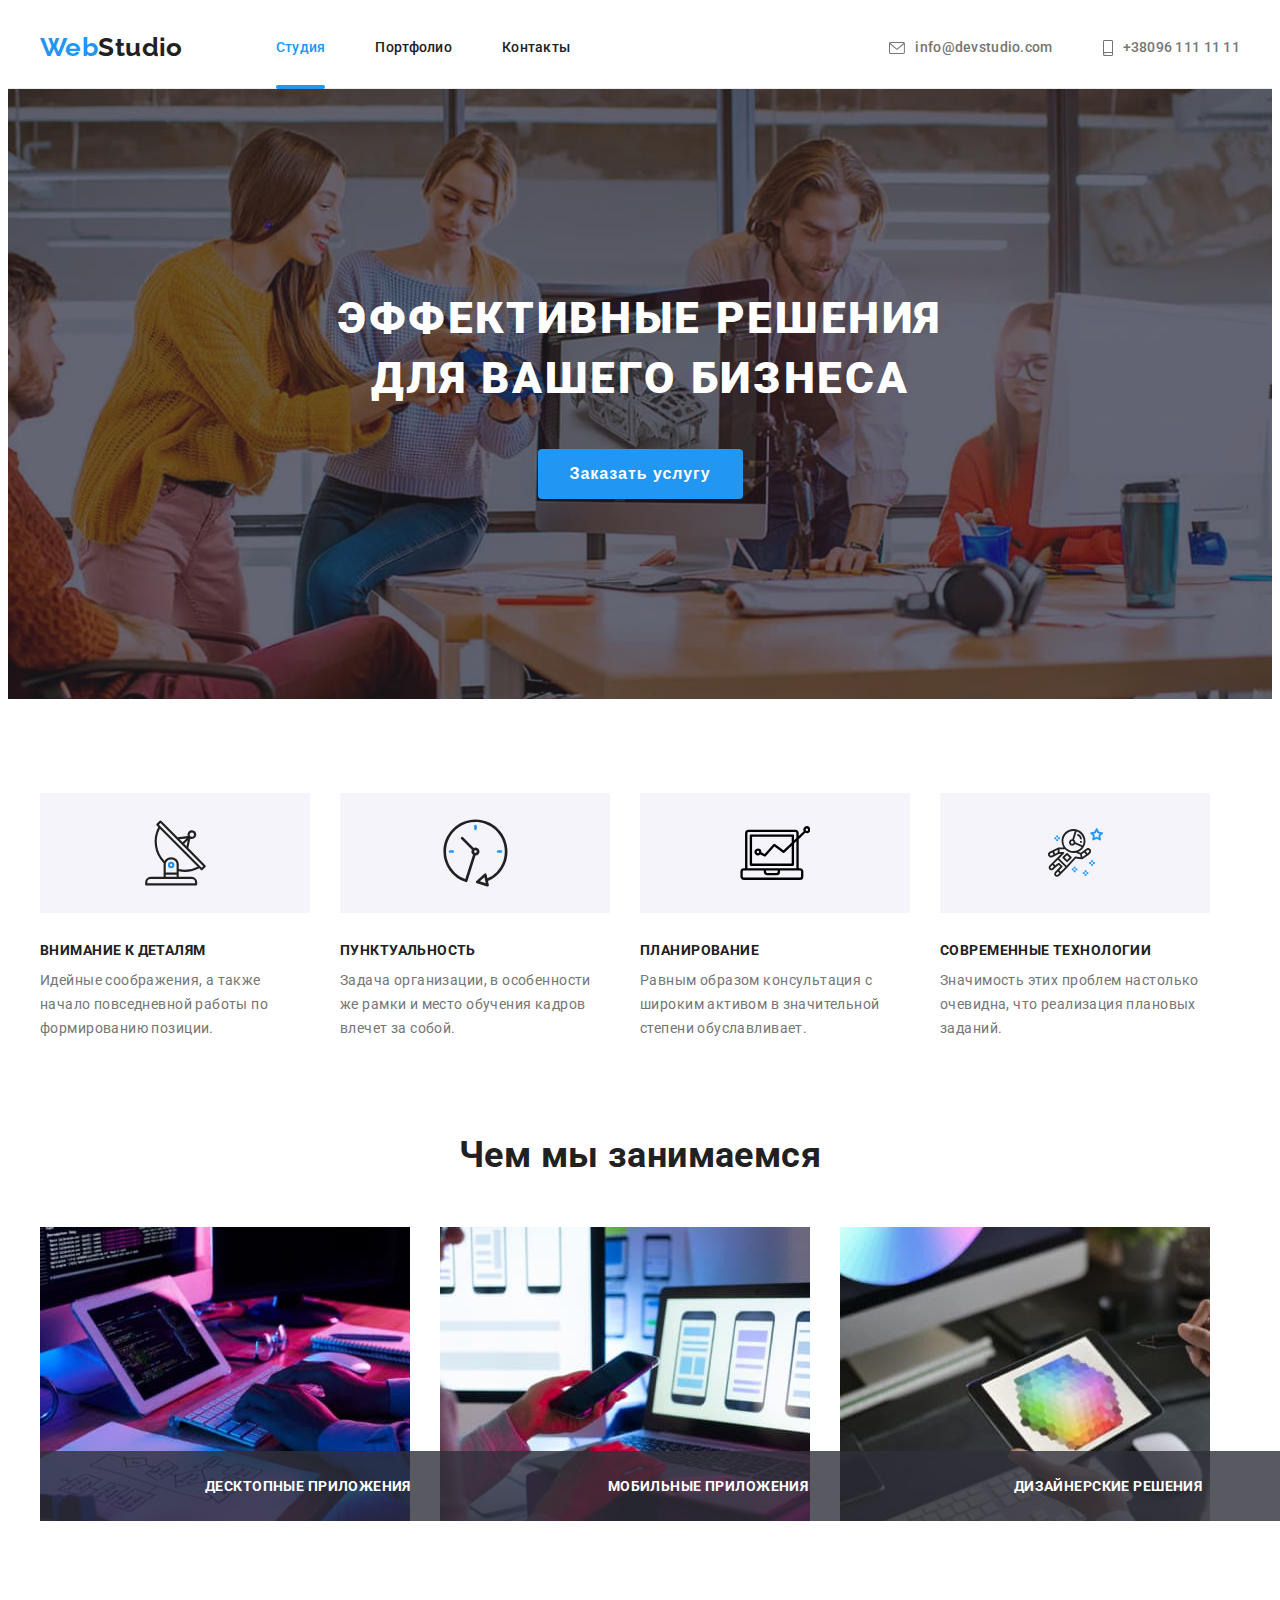
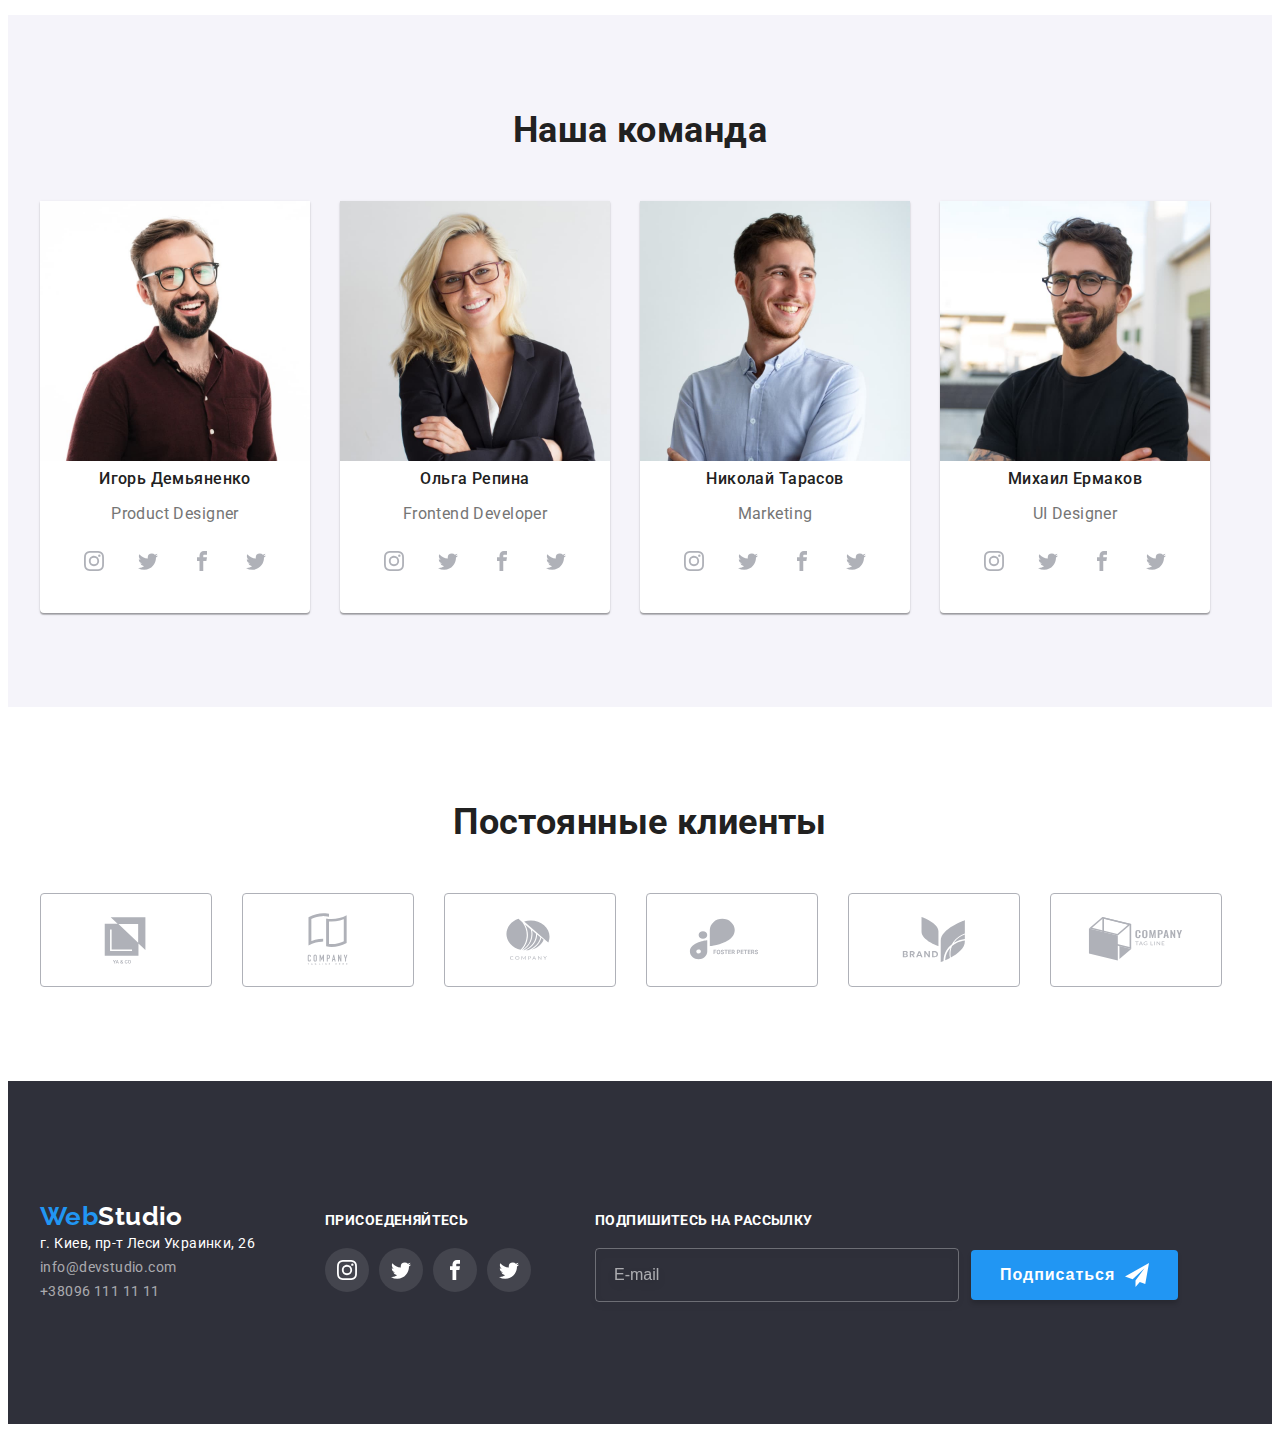
<file: index.html>
<!DOCTYPE html>
<html lang="ru">
<head>
    <meta charset="UTF-8">
    <meta http-equiv="X-UA-Compatible" content="IE=edge">
    <meta name="viewport" content="width=device-width, initial-scale=1.0">
    <title>WebStudio</title>
    <link href="https://fonts.googleapis.com/css2?family=Raleway:wght@700&family=Roboto:wght@400;500;700;900&display=swap"
        rel="stylesheet">
    <link rel="stylesheet" href="https://cdnjs.cloudflare.com/ajax/libs/modern-normalize/1.1.0/modern-normalize.min.css"
        integrity="sha512-wpPYUAdjBVSE4KJnH1VR1HeZfpl1ub8YT/NKx4PuQ5NmX2tKuGu6U/JRp5y+Y8XG2tV+wKQpNHVUX03MfMFn9Q=="
        crossorigin="anonymous" referrerpolicy="no-referrer" />
    <link rel="stylesheet" href="./css/styles.css">
</head>
<body>
    <!--Розмічаємо голову сторінки-->
    <header class="header-clss">
        <div class="container head-container">
            <nav class="header-nav">
                <a href="./index.html" class="logotext link"><span class="logo">Web</span>Studio</a>
                <ul class="site-nav list">
                    <li class="li-nav"><a href="./index.html" class="nav-info link current">Студия</a></li>
                    <li class="li-nav"><a href="./portfolio.html" class="nav-info link">Портфолио</a></li>
                    <li class="li-nav"><a href="" class="nav-info link">Контакты</a></li>
                </ul>
            </nav>
            <ul class="contact-nav list">
                <li class="contact-li">                                   
                    <a href="emailto:info@devstudio.com" class="link-cont link">
                        <svg class="mylo-icon" width="16" height="12">
                            <use href="./images/symbol-defs.svg#icon-envelopelett"></use>
                        </svg>
                        info@devstudio.com
                    </a>
                </li>
                <li class="contact-li">                    
                    <a href="tel:+380961111111" class="link-cont link">
                        <svg class="tel-icon">
                            <use href="./images/symbol-defs.svg#icon-smartphonesma"></use>
                        </svg>
                        +38096 111 11 11
                    </a>
                </li>
            </ul>
        </div>
    </header>
    <!--Закінчили з хедером,розмічаємо основну частину сторінки-->
    <main>
        <!--Розмічаємо "банер"-->                    
        <section class="section hero">
            <div class="container">
                <h1 class="hero-title">Эффективные решения для вашего бизнеса</h1>
                <button type="button" class="button-hero" data-modal-open>Заказать услугу</button>
            </div>               
        </section>        
        <!--Розмічаємо секцію "Наші кращі якості"-->
        <section class="section">
            <div class="container">
                <h2 class="section-title invisible">Наши лучшие качества</h2>
                <ul class="featers list">
                    <li class="featers-li">
                        <div class="place-featers">
                            <svg class="featers-svg" width="65px" height="70px">
                                <use class="featers-icon" href="./images/symbol-defs.svg#icon-antenna">
                                </use>
                            </svg>
                        </div>
                        <h3 class="featers-title">Внимание к деталям</h3>
                        <p class="featers-decription">Идейные соображения,
                            а также начало повседневной работы
                            по формированию позиции.</p>
                    </li>
                    <li class="featers-li">
                        <div class="place-featers">
                            <svg class="featers-svg" width="67px" height="70px">
                                <use href="./images/symbol-defs.svg#icon-clock">
                                </use>
                            </svg>
                        </div>
                        <h3 class="featers-title">Пунктуальность</h3>
                        <p class="featers-decription">Задача организации,
                            в особенности же рамки
                            и место обучения кадров влечет за собой.</p>
                    </li>
                    <li class="featers-li">
                        <div class="place-featers">
                            <svg class="featers-svg" width="70px" height="54px">
                                <use href="./images/symbol-defs.svg#icon-vector">
                                </use>
                            </svg>
                        </div>
                        <h3 class="featers-title">Планирование</h3>
                        <p class="featers-decription">Равным образом консультация с широким
                            активом в значительной степени обуславливает.</p>
                    </li>
                    <li class="featers-li">
                        <div class="place-featers">
                            <svg class="featers-svg" width="55px" height="61px">
                                <use href="./images/symbol-defs.svg#icon-astro">
                                </use>
                            </svg>
                        </div>
                        <h3 class="featers-title">Современные технологии</h3>
                        <p class="featers-decription">Значимость этих проблем настолько очевидна,
                            что реализация плановых заданий.</p>
                    </li>
                </ul>
            </div>
        </section>
        <!-- Переходимо до секції "Чим ми займаємось"-->
        <section class="section works">
            <div class="container">
                <h2 class="section-title">Чем мы занимаемся</h2>
                <ul class="works-list list">
                    <li class="works-li">
                        <img class="works-img" src="./images/verstsq.jpg" alt="Десктопные приложения" width="370">
                        <h3 class="works-title">Десктопные приложения</h3>
                    </li>
                    <li class="works-li"><img class="works-img" src="./images/imgrazmsq.jpg" alt="Мобильные приложения" width="370">
                        <h3 class="works-title">Мобильные приложения</h3>
                    </li>
                    <li class="works-li"><img class="works-img" src="./images/imgpalitrsq.jpg" alt="Дизайнерские решения" width="370">
                        <h3 class="works-title">Дизайнерские решения</h3>
                    </li>
                </ul>
            </div>
        </section>
        <!-- Переходимо до секції "наша команда"-->
        <section class="team section">
            <div class="container">
                <h2 class="section-title">Наша команда</h2>
                <ul class="team list">
                    <li class="team-li">
                        <img src="./images/imgigdemsq.jpg" alt="Игорь Демьяненко" width="270">
                        <h3 class="team-title">Игорь Демьяненко</h3>
                        <p class="team-decription" lang="en">Product Designer</p>
                        <ul class="sotsset-team list">
                           <li class="sots-li">
                                    <a href="" class="button-sots">
                                    <svg class="button-icon">
                                        <use href="./images/symbol-defs.svg#icon-instagram"></use>
                                    </svg>
                                    </a>                                                       
                           </li> 
                           <li class="sots-li">
                                <a href="" class="button-sots">
                                    <svg class="button-icon">
                                        <use href="./images/symbol-defs.svg#icon-twitter"></use>
                                    </svg>
                                </a>                                
                           </li>
                           <li class="sots-li">
                               <a href="" class="button-sots">
                                 <svg class="button-icon">
                                    <use href="./images/symbol-defs.svg#icon-facebook"></use>
                                </svg>
                                </a>                                
                           </li>
                           <li class="sots-li">
                               <a href="" class="button-sots">
                                    <svg class="button-icon">
                                        <use href="./images/symbol-defs.svg#icon-twitter"></use>
                                    </svg>
                                </a>                                
                           </li>
                        </ul>
                    </li>
                    <li class="team-li">
                        <img src="./images/imgolrepsq.jpg" alt="Ольга Репина" width="270">
                        <h3 class="team-title">Ольга Репина</h3>
                        <p class="team-decription" lang="en">Frontend Developer</p>
                        <ul class="sotsset-team list">
                            <li class="sots-li">
                                <a href="" class="button-sots">
                                    <svg class="button-icon">
                                        <use href="./images/symbol-defs.svg#icon-instagram"></use>
                                    </svg>
                                </a>
                            </li>
                            <li class="sots-icon">
                                <a href="" class="button-sots">
                                    <svg class="button-icon">
                                        <use href="./images/symbol-defs.svg#icon-twitter"></use>
                                    </svg>
                                </a>
                            </li>
                            <li class="sots-icon">
                                <a href="" class="button-sots">
                                    <svg class="button-icon">
                                        <use href="./images/symbol-defs.svg#icon-facebook"></use>
                                    </svg>
                                </a>
                            </li>
                            <li class="sots-icon">
                                <a href="" class="button-sots">
                                    <svg class="button-icon">
                                        <use href="./images/symbol-defs.svg#icon-twitter"></use>
                                    </svg>
                                </a>
                            </li>
                        </ul>
                    </li>
                    <li class="team-li">
                        <img src="./images/imgniktarsq.jpg" alt="Николай Тарасов" width="270">
                        <h3 class="team-title">Николай Тарасов</h3>
                        <p class="team-decription" lang="en">Marketing</p>
                        <ul class="sotsset-team list">
                            <li class="sots-li">
                                <a href="" class="button-sots">
                                    <svg class="button-icon">
                                        <use href="./images/symbol-defs.svg#icon-instagram"></use>
                                    </svg>
                                </a>
                            </li>
                            <li class="sots-icon">
                                <a href="" class="button-sots">
                                    <svg class="button-icon">
                                        <use href="./images/symbol-defs.svg#icon-twitter"></use>
                                    </svg>
                                </a>
                            </li>
                            <li class="sots-icon">
                                <a href="" class="button-sots">
                                    <svg class="button-icon">
                                        <use href="./images/symbol-defs.svg#icon-facebook"></use>
                                    </svg>
                                </a>
                            </li>
                            <li class="sots-icon">
                                <a href="" class="button-sots">
                                    <svg class="button-icon">
                                        <use href="./images/symbol-defs.svg#icon-twitter"></use>
                                    </svg>
                                </a>
                            </li>
                        </ul>
                    </li>
                    <li class="team-li">
                        <img src="./images/imgmiersq.jpg" alt="Михаил Ермаков" width="270">
                        <h3 class="team-title">Михаил Ермаков</h3>
                        <p class="team-decription" lang="en">UI Designer</p>
                        <ul class="sotsset-team list">
                            <li class="sots-li">
                                <a href="" class="button-sots">
                                    <svg class="button-icon">
                                        <use href="./images/symbol-defs.svg#icon-instagram"></use>
                                    </svg>
                                </a>
                            </li>
                            <li class="sots-icon">
                                <a href="" class="button-sots">
                                    <svg class="button-icon">
                                        <use href="./images/symbol-defs.svg#icon-twitter"></use>
                                    </svg>
                                </a>
                            </li>
                            <li class="sots-icon">
                                <a href="" class="button-sots">
                                    <svg class="button-icon">
                                        <use href="./images/symbol-defs.svg#icon-facebook"></use>
                                    </svg>
                                </a>
                            </li>
                            <li class="sots-icon">
                                <a href="" class="button-sots">
                                    <svg class="button-icon">
                                        <use href="./images/symbol-defs.svg#icon-twitter"></use>
                                    </svg>
                                </a>
                            </li>
                        </ul>
                    </li>
                </ul>
            </div>                     
        </section>
        <section class="section">
            <div class="container">
                <h2 class="section-title">Постоянные клиенты</h2>
                <ul class="clients list">
                    <li class="clients-li">
                        <div class="clients-place">
                            <svg class="clients-icon">
                                <use href="./images/symbol-defs.svg#icon-logo1"></use>
                            </svg>
                        </div>
                    </li>
                    <li class="clients-li">
                        <div class="clients-place">
                            <svg class="clients-icon">
                                <use href="./images/symbol-defs.svg#icon-logo2"></use>
                            </svg>
                        </div>
                    </li>
                    <li class="clients-li">
                        <div class="clients-place">
                            <svg class="clients-icon">
                                <use href="./images/symbol-defs.svg#icon-logo3"></use>
                            </svg>
                        </div>
                    </li>
                    <li class="clients-li">
                        <div class="clients-place">
                            <svg class="clients-icon">
                                <use href="./images/symbol-defs.svg#icon-logo4"></use>
                            </svg>
                        </div>
                    </li>
                    <li class="clients-li">
                        <div class="clients-place">
                            <svg class="clients-icon">
                                <use href="./images/symbol-defs.svg#icon-logo5"></use>
                            </svg>
                        </div>
                    </li>
                    <li class="clients-li">
                        <div class="clients-place">
                            <svg class="clients-icon">
                                <use href="./images/symbol-defs.svg#icon-logo6"></use>
                            </svg>
                        </div>
                    </li>
                </ul>
            </div>
        </section>
                
    </main>
    <!--Закінчили з осноновною частиною, переходимо до футера-->
    <footer class="footer">
        <div class="container footer">
            <div>
                <a href="./index.html" class="logotextfoot link"><span class="logo">Web</span>Studio</a>
                <address>
                    <ul class="footer-nav list">
                        <li><a href="https://goo.gl/maps/u381TuipqdCtVo7J7" class="link" target="_blank" rel="noopener noreferrer">г.
                                Киев, пр-т Леси Украинки,
                                26</a></li>
                        <li><a href="emailto:info@devstudio.com" class="contact link">info@devstudio.com</a></li>
                        <li><a href="tel:+380961111111" class="contact link">+38096 111 11 11</a></li>
                    </ul>
                </address>
            </div>
            <div class="footer-sots">
                <h2 class="foot-title">Присоеденяйтесь</h2>
                <ul class="sotsset-footer list">
                    <li class="sots-li-foot">
                        <a href="" class="button-foot-sots">
                            <svg class="button-icon">
                                <use href="./images/symbol-defs.svg#icon-instagram"></use>
                            </svg>
                        </a>
                
                    </li>
                    <li class="sots-li-foot">
                        <a href=""  class="button-foot-sots">
                            <svg class="button-icon">
                                <use href="./images/symbol-defs.svg#icon-twitter"></use>
                            </svg>
                        </a>
                
                    </li>
                    <li class="sots-li-foot">
                        <a href=""  class="button-foot-sots">
                            <svg class="button-icon">
                                <use href="./images/symbol-defs.svg#icon-facebook"></use>
                            </svg>
                        </a>
                    </li>
                    <li class="sots-li-foot">
                        <a href=""  class="button-foot-sots">
                            <svg class="button-icon">
                                <use href="./images/symbol-defs.svg#icon-twitter"></use>
                            </svg>
                        </a>
                
                    </li>
                </ul>
            </div>
            <div class="foot-form-user">
                <b class="invitation">Подпишитесь на рассылку</b>
                <form class="foot-form" name="email">
                    <label class="foot-label-email" name="email" for="email"></label>
                    <input class="foot-input-email" type="email" name="email" id="email" placeholder="E-mail">
                    <button type="submit" class="button-foot-email">Подписаться
                        <svg class="button-svg-fly" width="24" height="24">
                            <use href="./images/symbol-defs.svg#icon-fly"></use>
                        </svg>
                    </button>
                </form>
            </div>                           
        </div>
    </footer>
    <!-- Додаємо модальне вікно -->
    <div class="backdrop is-hidden" data-modal>
        <div class="modal">
            <button class="modal-button" type="button" data-modal-close>
                <svg class="close-icon">
                    <use class="close" href="./images/symbol-defs.svg#icon-vectorclose" width="11px" height="11px"></use>
                </svg>
            </button>
        </div>
    </div>
    <!-- Додаємо скріпт для спрацьовування модального вікна -->
    <script src="./js/modal.js"></script>
</body>
</html>
</file>
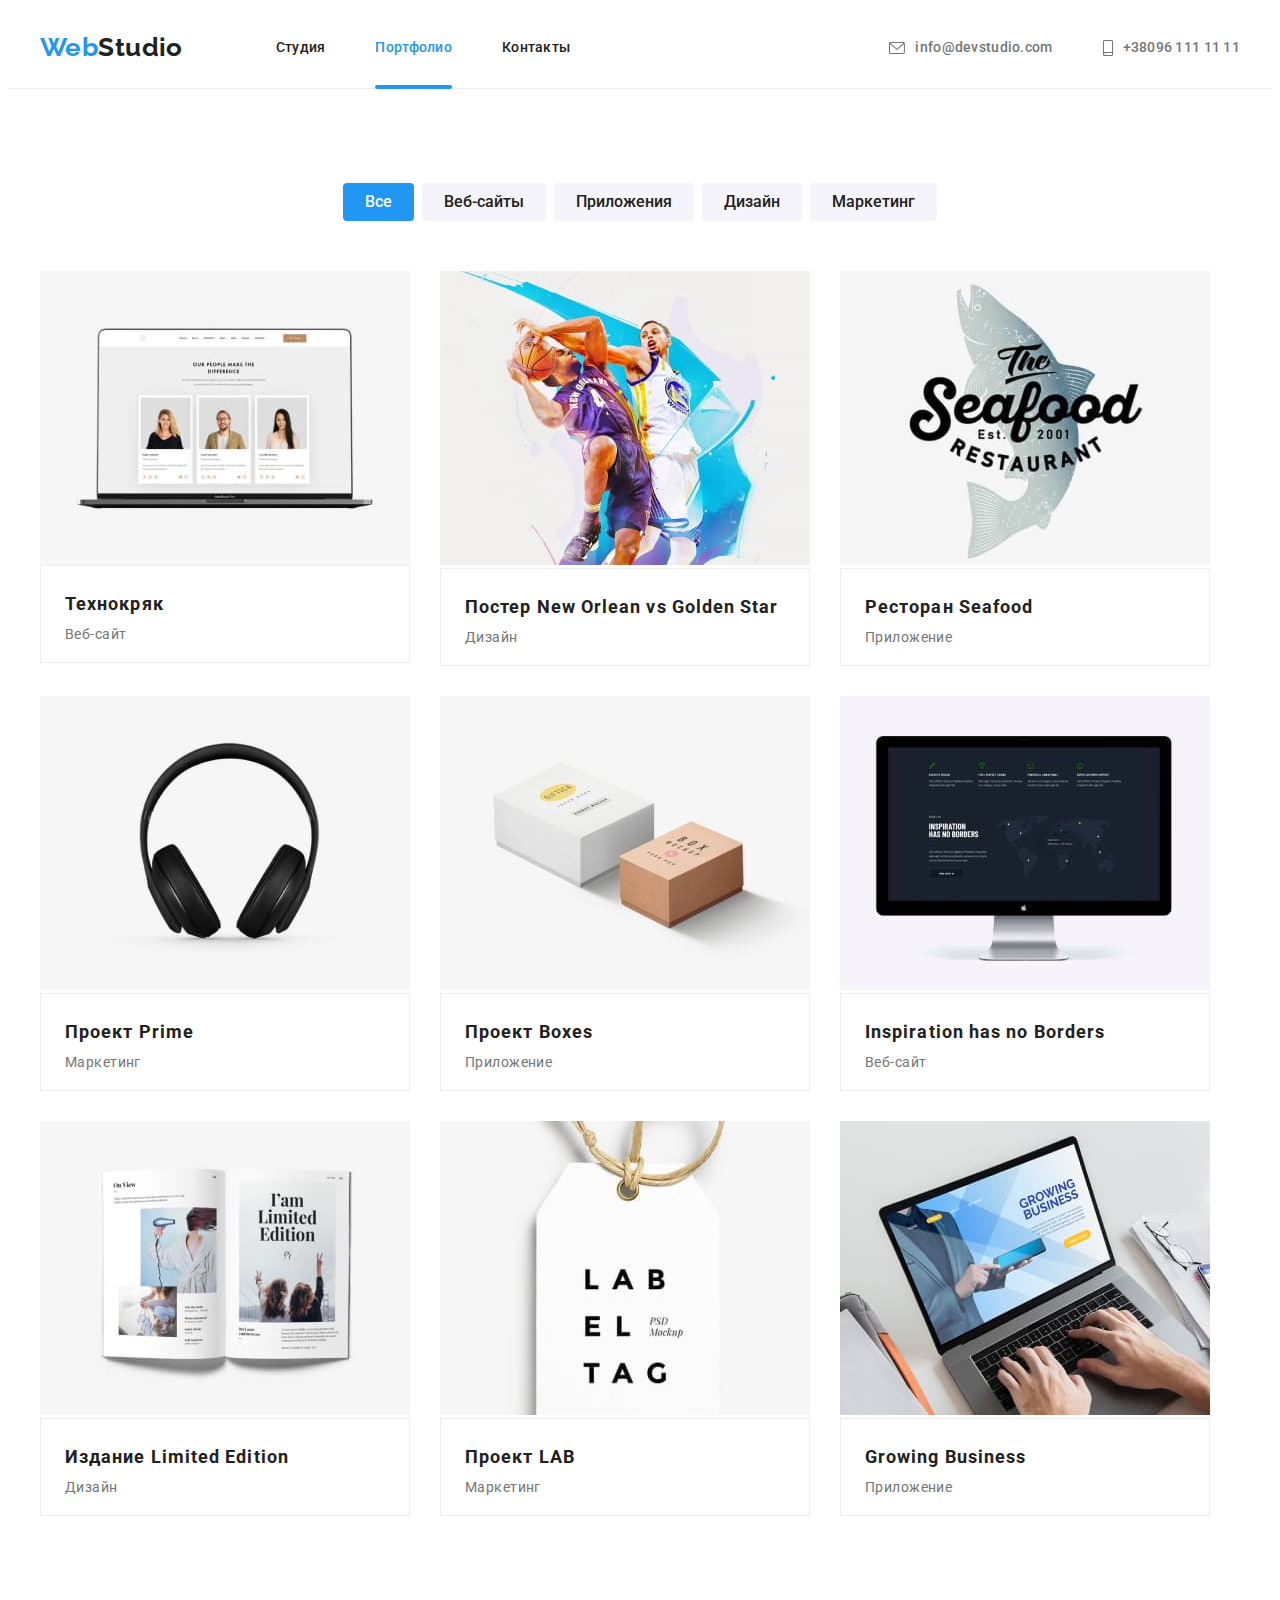
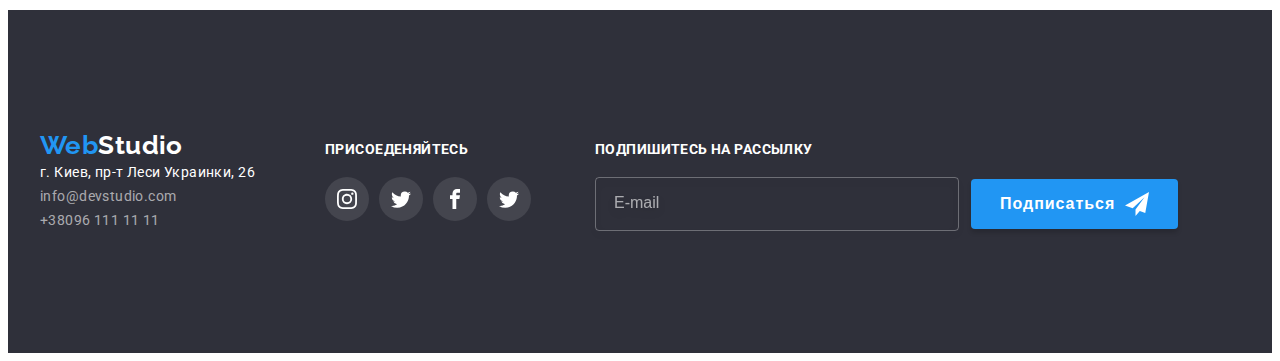
<file: portfolio.html>
<!DOCTYPE html>
<html lang="ru">

<head>
    <meta charset="UTF-8">
    <meta http-equiv="X-UA-Compatible" content="IE=edge">
    <meta name="viewport" content="width=device-width, initial-scale=1.0">
    <title>WebStudio</title>
    <link href="https://fonts.googleapis.com/css2?family=Raleway:wght@700&family=Roboto:wght@400;500;700;900&display=swap"
        rel="stylesheet">
    <link rel="stylesheet" href="https://cdnjs.cloudflare.com/ajax/libs/modern-normalize/1.1.0/modern-normalize.min.css"
        integrity="sha512-wpPYUAdjBVSE4KJnH1VR1HeZfpl1ub8YT/NKx4PuQ5NmX2tKuGu6U/JRp5y+Y8XG2tV+wKQpNHVUX03MfMFn9Q=="
        crossorigin="anonymous" referrerpolicy="no-referrer" />
    <link rel="stylesheet" href="./css/styles.css">
</head>

<body>
    <!--Розмічаємо голову сторінки-->
<header class="header-clss">
    <div class="container head-container">
        <nav class="header-nav">
            <a href="./index.html" class="logotext link"><span class="logo">Web</span>Studio</a>
            <ul class="site-nav list">
                <li class="li-nav"><a href="./index.html" class="nav-info link ">Студия</a></li>
                <li class="li-nav"><a href="./portfolio.html" class="nav-info link current">Портфолио</a></li>
                <li class="li-nav"><a href="" class="nav-info link">Контакты</a></li>
            </ul>
        </nav>
        <ul class="contact-nav list">
            <li class="contact-li">
                <a href="emailto:info@devstudio.com" class="link-cont link">
                    <svg class="mylo-icon" width="16" height="12">
                        <use href="./images/symbol-defs.svg#icon-envelopelett"></use>
                    </svg>
                    info@devstudio.com
                </a>
            </li>
            <li class="contact-li">
                <a href="tel:+380961111111" class="link-cont link">
                    <svg class="tel-icon">
                        <use href="./images/symbol-defs.svg#icon-smartphonesma"></use>
                    </svg>
                    +38096 111 11 11
                </a>
            </li>
        </ul>
    </div>
</header>
    <main>
        <section class="section">
            <div class="container">
                <h1 class="section-title invisible">Наши работы</h1>
                <ul class="filter list">
                    <li class="filter-li"><button type="button" class="button current">Все</button></li>
                    <li class="filter-li"><button type="button" class="button">Веб-сайты</button></li>
                    <li class="filter-li"><button type="button" class="button">Приложения</button></li>
                    <li class="filter-li"><button type="button" class="button">Дизайн</button></li>
                    <li class="filter-li"><button type="button" class="button">Маркетинг</button></li>
                </ul>
                <ul class="example list">
                    <li class="example-li">
                        <div class="example-top-wrap">
                            <img class="exemple-img" src="./images/imgtechcryaksq.jpg" alt="Веб-сайт Технокряк" width="370">
                            <p class="movie-window">
                                Ресурс предлагает комплексные предложения с разным уровнем функционала и сервисов. 
                                Все это позволит посетителю получить исчерпывающие сведения о компании или частном лице.
                            </p>
                        </div>
                        <div class="example-legend">
                            <h3 class="example-title">Технокряк</h3>
                            <p class="example-decription">Веб-сайт</p>
                        </div>
                    </li>
                    <li class="example-li bord">
                        <div class="example-top-wrap">
                            <img class="example-img" src="./images/imgpostersq.jpg" alt="Дизайнерский постер New Orlean vs Golden Star" width="370">
                            <p class="movie-window">
                                Ресурс предлагает комплексные предложения с разным уровнем функционала и сервисов.
                                Все это позволит посетителю получить исчерпывающие сведения о компании или частном лице.
                            </p>
                        </div>
                        <div class="example-legend">
                            <h3 class="example-title">Постер New Orlean vs Golden Star</h3>
                            <p class="example-decription">Дизайн</p>
                        </div>
                    </li>
                    <li class="example-li bord">
                        <div class="example-top-wrap">
                            <img class="example-img" src="./images/imgseafoodsq.jpg" alt="Приложение Ресторан Seafood" width="370">
                            <p class="movie-window">
                                Ресурс предлагает комплексные предложения с разным уровнем функционала и сервисов.
                                Все это позволит посетителю получить исчерпывающие сведения о компании или частном лице.
                            </p>
                        </div>
                        <div class="example-legend">
                            <h3 class="example-title">Ресторан Seafood</h3>
                            <p class="example-decription">Приложение</p>
                        </div>
                    </li>
                    <li class="example-li bord">
                        <div class="example-top-wrap">
                            <img class="example-img" src="./images/imgprimesq.jpg" alt="Маркетинговый Проект Prime" width="370">
                            <p class="movie-window">
                                Ресурс предлагает комплексные предложения с разным уровнем функционала и сервисов.
                                Все это позволит посетителю получить исчерпывающие сведения о компании или частном лице.
                            </p>
                        </div>
                        <div class="example-legend">
                            <h3 class="example-title">Проект Prime</h3>
                            <p class="example-decription">Маркетинг</p>
                        </div>
                    </li>
                    <li class="example-li bord">
                        <div class="example-top-wrap">
                            <img class="example-img" src="./images/imgboxessq.jpg" alt="Приложение Проект Boxes" width="370">
                            <p class="movie-window">
                                Ресурс предлагает комплексные предложения с разным уровнем функционала и сервисов.
                                Все это позволит посетителю получить исчерпывающие сведения о компании или частном лице.
                            </p>
                        </div>
                        <div class="example-legend">
                            <h3 class="example-title">Проект Boxes</h3>
                            <p class="example-decription">Приложение</p>
                        </div>
                    </li>
                    <li class="example-li bord">
                        <div class="example-top-wrap">
                            <img class="example-img" src="./images/imginspsq.jpg" alt="Веб-сайт Inspiration has no Borders" width="370">
                            <p class="movie-window">
                                Ресурс предлагает комплексные предложения с разным уровнем функционала и сервисов.
                                Все это позволит посетителю получить исчерпывающие сведения о компании или частном лице.
                            </p>
                        </div>
                        <div class="example-legend">
                            <h3 class="example-title">Inspiration has no Borders</h3>
                            <p class="example-decription">Веб-сайт</p>
                        </div>
                    </li>
                    <li class="example-li bord">
                        <div class="example-top-wrap">
                            <img class="example-img" src="./images/imgizdsq.jpg" alt="Дизайнерское Издание Limited Edition" width="370">
                            <p class="movie-window">
                                Ресурс предлагает комплексные предложения с разным уровнем функционала и сервисов.
                                Все это позволит посетителю получить исчерпывающие сведения о компании или частном лице.
                            </p>
                       </div>
                        <div class="example-legend">
                            <h3 class="example-title">Издание Limited Edition</h3>
                            <p class="example-decription">Дизайн</p>
                        </div>
                    </li>
                    <li class="example-li bord">
                        <div class="example-top-wrap">
                            <img class="example-img" src="./images/imglabsq.jpg" alt="Маркетинговый проект LAB" width="370">
                            <p class="movie-window">
                                Ресурс предлагает комплексные предложения с разным уровнем функционала и сервисов.
                                Все это позволит посетителю получить исчерпывающие сведения о компании или частном лице.
                            </p>
                        </div>
                        <div class="example-legend">
                            <h3 class="example-title">Проект LAB</h3>
                            <p class="example-decription">Маркетинг</p>
                        </div>
                    </li>
                    <li class="example-li bord">
                        <div class="example-top-wrap">
                            <img class="example-img" src="./images/imggrowsq.jpg" alt="Приложение Growing Business" width="370">
                            <p class="movie-window">
                                Ресурс предлагает комплексные предложения с разным уровнем функционала и сервисов.
                                Все это позволит посетителю получить исчерпывающие сведения о компании или частном лице.
                            </p>
                        </div>
                        <div class="example-legend">
                            <h3 class="example-title">Growing Business</h3>
                            <p class="example-decription">Приложение</p>
                        </div>
                    </li>
                </ul>
            </div>
        </section>
    </main>
<footer class="footer">
    <div class="container footer">
        <div>
            <a href="./index.html" class="logotextfoot link"><span class="logo">Web</span>Studio</a>
            <address>
                <ul class="footer-nav list">
                    <li><a href="https://goo.gl/maps/u381TuipqdCtVo7J7" class="link" target="_blank"
                            rel="noopener noreferrer">г.
                            Киев, пр-т Леси Украинки,
                            26</a></li>
                    <li><a href="emailto:info@devstudio.com" class="contact link">info@devstudio.com</a></li>
                    <li><a href="tel:+380961111111" class="contact link">+38096 111 11 11</a></li>
                </ul>
            </address>
        </div>
        <div class="footer-sots">
            <h2 class="foot-title">Присоеденяйтесь</h2>
            <ul class="sotsset-footer list">
                <li class="sots-li-foot">
                    <a href="" class="button-foot-sots">
                        <svg class="button-icon">
                            <use href="./images/symbol-defs.svg#icon-instagram"></use>
                        </svg>
                    </a>

                </li>
                <li class="sots-li-foot">
                    <a href="" class="button-foot-sots">
                        <svg class="button-icon">
                            <use href="./images/symbol-defs.svg#icon-twitter"></use>
                        </svg>
                    </a>

                </li>
                <li class="sots-li-foot">
                    <a href="" class="button-foot-sots">
                        <svg class="button-icon">
                            <use href="./images/symbol-defs.svg#icon-facebook"></use>
                        </svg>
                    </a>
                </li>
                <li class="sots-li-foot">
                    <a href="" class="button-foot-sots">
                        <svg class="button-icon">
                            <use href="./images/symbol-defs.svg#icon-twitter"></use>
                        </svg>
                    </a>

                </li>
            </ul>
        </div>
        <div class="foot-form-user">
            <b class="invitation">Подпишитесь на рассылку</b>
            <form class="foot-form" name="email">
                <label class="foot-label-email" name="email" for="email"></label>
                <input class="foot-input-email" type="email" name="email" id="email" placeholder="E-mail">
                <button type="submit" class="button-foot-email">Подписаться
                    <svg class="button-svg-fly" width="24" height="24">
                        <use href="./images/symbol-defs.svg#icon-fly"></use>
                    </svg>
                </button>
            </form>
        </div>
    </div>
</footer>
</body>
</file>
<file: css/styles.css>
/* #212121 - Колір заголовків тексту*/
/* #757575 - колір тексту*/
/* #2196F3 - синій колір в макеті (акцент)*/
/* #FFFFFF - білий колір тексту*/
/* #2F303A - background колір героя та футера */
/* #E5E5E5 - білий background колір сторінки */
/* #F5F4FA - трохи сіріший білий background колір сторінки */
/* rgba(255, 255, 255, 0.6) - колір ссилок футера */
/* Задаю колір сторінки сайту та основний колір тексту */
:root {
    --general-text-color: #757575;
    --title-text-color: #212121;
    --accent-color: #2196F3;
    --second-text-color: #FFFFFF;
    --footer-second-text-color: rgba(255, 255, 255, 0.6);
    --bgc-button-color: #F5F4FA;
    --back-ground-color: #E5E5E5;
    --brc-herofooter: #2F303A;
    --bgc-hero-color: rgba(47, 48, 58, 0.4);
    --sotsset-color: #AFB1B8;
}
p {
    margin: 0;
}
button {
    cursor: pointer;
}
a {
    color: currentColor;
}
/* Задаю основні стилі сторінки */
body {
    color: var(--general-text-color);
    background-color: var(--second-text-color);

    font-family: Roboto, sans-serif;
    /* font-weight: 400; */
    font-size: 14px;
    letter-spacing: 0.03em;
}
/* Задаю утілітарний клас для приховування будь-чого на сторінці */
.invisible {
    display: none;
}

/* Прибираю крапки пунктів списку */
.list {
    margin: 0;
    padding: 0;
    list-style: none;
}
.link {
    text-decoration: none;
}
.header-clss{ 
    display: flex;
    border-bottom: 1px solid #ECECEC  
    
}
/* Задаю контейнер для контенту сторінок */
.container {
    margin: auto;
    padding: 0 15px;
    width: 1200px;
    /* outline: 2px solid teal;  */
}
/* Задаю колір передньої частини логотипу */
.logo {
    color: var(--accent-color);
}

/* задаю колір другої частини тексту лого */
.logotext {
    color: var(--title-text-color);

    font-family: raleway, sans-serif;
    font-weight: 700;
    font-size: 26px;
    line-height: 1.2;
}
.head-container {    
    margin-top: auto;
    margin-bottom: auto;
    display: flex;
    align-items: center;
       
}
.header-nav {
    display: flex;
    /* padding-top: 24px;
    padding-bottom: 25px; */
    align-items: center;
}
.site-nav {
    display: flex;
    align-items: center;
    margin-left: 93px;
}
/* Задаю колір та шрифт ссилок в блоці навігації */
/* .site-nav .link {
    display: flex;
    color: var(--title-text-color);
    

    font-weight: 500;
    line-height: 1.14;
    letter-spacing: 0.02em;
    transition: color 250ms cubic-bezier(0.4, 0, 0.2, 1);
} */
/* задаю колір та шрифт ссилок в блоці навігації при наваденні та переході */
.site-nav .link:hover,
.site-nav .link:focus {
    color: var(--accent-color);
}
.site-nav .link.current {
    color: var(--accent-color);
    position: relative;
}
.nav-info.current::after{
    position: absolute;
    bottom: -1px;
    left: 0;
    content: '';
    width: 100%;
    height: 4px;
    display: block;

    color: var(--accent-color);
    background-color: var(--accent-color);
    border-radius: 2px;
    
}
.nav-info{
    display: flex;
    padding-top: 32px;
    padding-bottom: 32px;
    color: var(--title-text-color);
    
    
    font-weight: 500;
    line-height: 1.14;
    letter-spacing: 0.02em;
    transition: color 250ms cubic-bezier(0.4, 0, 0.2, 1);
}

.li-nav:not(:last-child){
    margin-right: 50px;
}
.contact-nav {
    display: flex;
    margin-left: auto;
}
.contact-li{
    display: flex;
    transition: color 250ms cubic-bezier(0.4, 0, 0.2, 1);
}
.contact-li + .contact-li {
    margin-left: 50px;
}
.link-cont {
    display: flex;
    align-items: center;
}
.contact-li:hover{
    color: var(--accent-color);
}
.mylo-icon {
    padding: 0px;
    margin-right:10px;
    height: 12px;
    width: 16px;
    fill: currentColor;
}
.contact-tel {
    display: flex;
    align-items: center;
   
}
.tel-icon {
    
    padding: 0px;
    margin-right: 10px;
    height: 16px;
    width: 10px; 

    fill: currentColor;
}
/* Задаю колір та шрифт ссилок в блоці авторизації */
.contact-nav .link {
    color: var(--general-text-color);

    font-weight: 500;
    font-size: 14px;
    line-height: 1.14;
    letter-spacing: 0.02em;
    transition: color 250ms cubic-bezier(0.4, 0, 0.2, 1);
}

/* задаю колір та шрифт ссилок в блоці авторизації при наваденні та переході */
.contact-nav .link:hover,
.contact-nav .link:focus {
    color: var(--accent-color);    
} 
/* задаю колір та шрифт заголовків */
/* Задаю колір та шрифт головного заголовка */
.section.hero {
    margin-left: auto;
    margin-right: auto;
    
    padding: 200px 0px 200px 0px ;
    background-repeat: no-repeat;
    background-size: cover;
    background-position: center;
}
.hero {
    max-width: 1600px;
    background-color: var(--brc-herofooter);
    text-align: center;
    background-image: url(../images/imgoverlay.png), url(../images/heroimg.jpg);
    background-repeat: no-repeat;
    background-size: cover;
    background-position: center;
}
.hero-title {
    width: 696px;
    margin: 0px auto 40px auto;
    
    /* margin-bottom: 40px; */
       
    color: var(--second-text-color);

    font-weight: 900;
    font-size: 44px;
    line-height: 1.36;
       
    text-align: center;
    letter-spacing: 0.06em;
    text-transform: uppercase;
}
.section {
    padding-top: 94px;
    padding-bottom: 94px;   
    /* outline: 2px dashed rebeccapurple;  */
}
.section.works{
    padding-top: 0;
}


/* задаю колір та шрифт заголовків секції */
.section-title {
    margin-top: 0;
    margin-bottom: 50px;
    color: var(--title-text-color);

    font-size: 36px;
    line-height: 1.17;
    text-align: center;
    
}

.featers {
    display: flex;
}
.place-featers{
    display: flex;
    text-align: center;
    justify-content: center;
    align-items: center;
    width: 270px;
    height: 120px;
    background-color: var(--bgc-button-color);
    margin-bottom: 30px;
}
/* Задаю ширину лішкам списку featers */
.featers-li {
    width: 270px;
}
/* Задаю маржини лішкам списку featers крім останнього */
.featers-li:not(:last-child){
    margin-right: 30px;
}
/* задаю колір та шрифт h3 в секції featers */
.featers-title {
    margin-top: 0;
    margin-bottom: 10px;
    
    color: var(--title-text-color);

    /* font-weight: 700; */
    font-size: 14px;
    line-height: 1.14;
    text-transform: uppercase;
}
/* .featers .title { 
    color: var(--title-text-color);*/

    /* font-weight: 700; */
    /* font-size: 14px; 
    line-height: 1.14;
    text-transform: uppercase;
}*/
/* задаю колір та шрифт основного тексту в секції featers */
.featers-decription {
    display: inline-block;    
    line-height: 1.71;
}
.button-sots{  
    display: flex;
    align-items: center;
    justify-content: center;
    
    padding: 0;
    border: none;
    width: 44px;
    height: 44px;
    border-radius: 50%;
    color: var(--sotsset-color);

   
    
  }
.button-sots:hover{
    color: var(--second-text-color);
    background-color: var(--accent-color);
}
.button-icon{
    display: flex;
    width: 20px;
    height: 20px;

    fill: currentColor;
    
}
/* задаю колір та шрифт основного тексту в секції team */
    

.works-list {
    display: flex;
}
.works-li{
    position: relative;
}
.works-li:not(:last-child) {
    margin-right: 30px;
}
.works-img {
    display: block;
}
.works-title{
    position: absolute;
    bottom: 0;
    width: 100%;

    margin: 0;
    padding: 27px 82px 27px 83px;

    font-size: 14px;
    line-height: 16px;
    text-align: center;
    text-transform: uppercase;
    
    color: var(--second-text-color);
    background: rgba(47, 48, 58, 0.8);
}
.team.section {
background-color: var(--bgc-button-color);
}
.team {
    display: flex;
}
.team-title {
    margin-top: 0;
    margin-bottom: 10px;
    color: var(--title-text-color);

    font-weight: 500;
    font-size: 16px;
    line-height: 1.88;
   
    
    text-align: center;
}
.team-li {
    width: 270px;
    box-shadow: 0px 1px 3px rgba(0, 0, 0, 0.12), 0px 1px 1px rgba(0, 0, 0, 0.14), 0px 2px 1px rgba(0, 0, 0, 0.2);
    border-radius: 0px 0px 4px 4px;
    background-color: var(--second-text-color);
}
.team-li + .team-li {
    margin-left: 30px;;
}
.team-decription {
    font-size: 16px;
    line-height: 1.2;    
    
    text-align: center;
}
.sotsset-team{
    display: flex;
    padding: 0;
    margin: 16px 32px 30px 32px;
    /* outline: 1px solid rebeccapurple; */
    list-style: none;
    justify-content: space-between;
    align-items: center;
}
.sots-li{
    display: flex;
    align-items: center;
    justify-content: center;
   
   
}

.button-sots{  
    display: flex;
    align-items: center;
    justify-content: center;
    
    padding: 0;
    border: none;
    width: 44px;
    height: 44px;
    border-radius: 50%;
    color: var(--sotsset-color);
    background-color: var(--second-text-color);
    transition: color 250ms cubic-bezier(0.4, 0, 0.2, 1), background-color 250ms cubic-bezier(0.4, 0, 0.2, 1);
    
  }
.button-sots:hover{
    color: var(--second-text-color);
    background-color: var(--accent-color);
}
.button-icon{
    display: flex;
    width: 20px;
    height: 20px;

    fill: currentColor;
    
    
}
.clients{
    display: flex;
}
.clients-li + .clients-li{
    margin-left: 30px;
}
.clients-place {
    display: flex;
    width: 170px;
    height: 92px;
    
        
    border: 1px solid var(--sotsset-color);
    border-radius: 4px;
    color: var(--sotsset-color);

    transition: color 250ms cubic-bezier(0.4, 0, 0.2, 1), 
                border-color 250ms cubic-bezier(0.4, 0, 0.2, 1);
}
.clients-place:hover {
    color: var(--accent-color);
    border-color: var(--accent-color);

}
.clients-icon{
    fill: currentColor;
    margin: 16px 32px 16px 32px;
}

.portfolio-header {
    margin-bottom: 94px;
}
.filter {
    display: flex;
    margin-bottom: 50px;
    justify-content: center;
}
.filter-li{
    transition: box-shadow 250ms cubic-bezier(0.4, 0, 0.2, 1);
}
.filter-li + .filter-li {
    margin-left: 8px;
}
.filter-li:hover, .filter-li:focus{
    box-shadow: 0px 3px 1px rgba(0, 0, 0, 0.1), 0px 1px 2px rgba(0, 0, 0, 0.08), 0px 2px 2px rgba(0, 0, 0, 0.12);
}
.example {
    display: flex;
    flex-wrap: wrap;
    
}
/* Задаю колір заголовків h3 в секції приклади */
.example-title {
    margin-top: 0;
    margin-bottom: 4px;
    color: var(--title-text-color);

    
    font-size: 18px;
    line-height: 2;
    letter-spacing: 0.06em;
}

.example-li { 
    display: flex;
    flex-direction: column;
    width: 370px;
    margin-right: 30px;
    margin-bottom: 30px;

    transition: box-shadow 250ms cubic-bezier(0.4, 0, 0.2, 1);
    
}
.example-li:hover{
    box-shadow: 0px 1px 1px rgba(0, 0, 0, 0.12), 0px 4px 4px rgba(0, 0, 0, 0.06), 1px 4px 6px rgba(0, 0, 0, 0.16);
}
.example-li:hover .movie-window{
    transform: translateY(0);

}
.example-li:nth-child(3n){ 
    margin-right: 0;
}
.example-li:nth-last-child(-n+3){
    margin-bottom: 0;
}
.exemple-decription {   
    font-size: 16px;
    line-height: 1.88;
}
/*  не пушаться зміни, якась містика */
.exemple-img {
    display: block;
    
}
/* обгортаю текст під картинкою */
.example-legend {
    padding: 20px 24px;
    border: 1px solid #EEEEEE;
}
.example-top-wrap{
    position: relative;
    overflow: hidden;
}
.movie-window{
    position: absolute;
    top:0;
    transform: translateY(100%);
    transition: transform 250ms cubic-bezier(0.4, 0, 0.2, 1);
    overflow: auto;
    
    width: 100%;
    height: 100%;
    padding: 63px 24px 63px 24px;
    margin: 0;
    font-size: 18px;
    line-height: 1.56;
      
    color: var(--second-text-color);
    background: rgba(33, 150, 243, 0.9);
}
/* задаю колір та шрифт логотипу в футері */
.logotextfoot {
    color: var(--second-text-color);
    font-family: raleway, sans-serif;
    font-weight: 700;
    font-size: 26px;
    line-height: 1.2;
}
.footer {    
    padding-top: 60px;
    padding-bottom: 60px;
   
    background-color: var(--brc-herofooter);
}
.container.footer{
    display: flex;
    align-items: baseline;
}
.footer-sots{
    margin-left: 70px;
    width: 270px;
    /* outline: 2px solid #FFFFFF; */
}
.foot-title{
    margin: 0px;

    font-size: 14px;
    line-height: 1.143;
    letter-spacing: 0.03em;
    text-transform: uppercase;
    
    color: var(--second-text-color);
}
.sotsset-footer{    
    display: flex;
    margin-top: 20px;       
}

.sots-li-foot + .sots-li-foot{
    margin-left: 10px;
}
.button-foot-sots{
    display: flex;
    align-items: center;
    justify-content: center;
    
    padding: 0;
    border: none;
    width: 44px;
    height: 44px;
    border-radius: 50%;
    color: var(--second-text-color);
    background-color: rgba(255, 255, 255, 0.1);

    transition: background-color 250ms cubic-bezier(0.4, 0, 0.2, 1);
}
.button-foot-sots:hover {
    background-color: var(--accent-color);
}
/* задаю колір тексту футера */
.footer-nav .link {
    color: var(--second-text-color);    
    
    font-style: normal;
    line-height: 1.71;     
}

/* задаю колір контактів в футері */
.footer-nav .contact {
    color: var(--footer-second-text-color);

    transition: color 250ms cubic-bezier(0.4, 0, 0.2, 1);
}

.footer-nav .contact:hover,
.footer-nav .contact:focus {
    color: var(--accent-color);
}
.invitation{    
    line-height: 1.143;    
    text-transform: uppercase;
    
    color: var(--second-text-color);
}
.foot-form-user{}
.foot-form-wrap{}
.foot-form{
    display: flex;
    margin-top: 20px;
    
    text-align: center;
    align-items: center;
}
.foot-label-email{
    
}
.foot-input-email{
    margin-right: 12px;
    height: 50px;
    min-width: 358px;
    
    border: 1px solid rgba(255, 255, 255, 0.3);
    border-radius: 4px;

    filter: drop-shadow(0px 4px 4px rgba(0, 0, 0, 0.15));
    background-color: transparent;
    
}
.foot-input-email::placeholder{                  
        display: flex;
        align-items: center;
        padding: 15px 16px;
            
        font-size: 16px;
        line-height: 1.25;
        color: rgba(255, 255, 255, 0.6); 
}
/*--------------- Оформляємо кнопки----------- */
/* задаю колір та шрифт кнопок фільтру */
.button {
    display: inline-block;
    border-radius: 4px;
    padding: 6px 22px;
    border: none;

    color: var(--title-text-color);
    background-color: var(--bgc-button-color);

    font-family: inherit;
    font-weight: 500;
    font-size: 16px;
    line-height: 1.62;      
    text-align: center;

    transition: box-shadow 250ms cubic-bezier(0.4, 0, 0.2, 1),
                background-color 250ms cubic-bezier(0.4, 0, 0.2, 1);
    
}
.button.current {
    color: var(--second-text-color);
    background-color: var(--accent-color);
}
/* задаю колір та шрифт кнопок фільтру при наведенні та фокусі */
.button:hover,
.button:focus {
    color: var(--second-text-color);
    background-color: var(--accent-color);
}
/* задаю колір та шрифт кнопці "заказать услугу" */
.button-hero {
    display: block;
    border-radius: 4px;
    padding: 10px 32px;
    border: none;
    margin: 0px auto;
    /* margin-top: 30px; */

    color: var(--second-text-color);
    background-color: var(--accent-color);

   
    font-weight: 700;
    font-size: 16px;
    line-height: 1.88;
    
        
    align-items: center;
    text-align: center;
    letter-spacing: 0.06em;
}
.button-foot-email{
    height: 50px;
    padding: 10px 29px;
    background: var(--accent-color);
    box-shadow: 0px 4px 4px rgba(0, 0, 0, 0.15);
    border: none;
    border-radius: 4px;
    font-weight: 700;
    font-size: 16px;
    line-height: 1.88;
    
    
    display: flex;
    align-items: center;
    text-align: center;
    letter-spacing: 0.06em;    
    color: var(--second-text-color);
}
.button-svg-fly{
    margin-left: 10px;
    fill:var(--second-text-color)
}
/* ---------Модальне вікно---------------------------------- */
.backdrop{
    position: fixed;

    top: 0;
    left: 0;
    width: 100%;
    height: 100%;

    background-color: rgba(0, 0, 0, 0.2);
    transition: opacity 250ms cubic-bezier(0.4, 0, 0.2, 1),
                visibility 250ms cubic-bezier(0.4, 0, 0.2, 1);
               
}
.is-hidden{
    opacity: 0;
    pointer-events: none;
    visibility: hidden;
    

}
.is-hidden .modal{
    transform: translate(-50%, -50%) scale(0.8);
}
.modal{
    position: absolute;
    top: 50%;
    left: 50%;
   
    transform: translate(-50%, -50%) scale(1);    
    transition: transform 250ms cubic-bezier(0.4, 0, 0.2, 1);
    

    min-width: 528px;
    min-height: 581px;
    background-color: var(--second-text-color);
    box-shadow: 0px 1px 3px rgba(0, 0, 0, 0.12), 0px 1px 1px rgba(0, 0, 0, 0.14), 0px 2px 1px rgba(0, 0, 0, 0.2);
    border-radius: 4px;
      
}

.modal-button{
    position: absolute;
    display: flex;
    top: 8px;
    right: 8px;
    width: 30px;
    height: 30px;
    border-radius: 50%;

    background-color: transparent;
    border: 1px solid rgba(0, 0, 0, 0.1);
    
}
.close-icon{
    position: absolute;
    top: 50%;
    left: 50%;
    transform: translate(-50%, -50%);
    width: 11px;
    height: 11px;    
}
</file>
